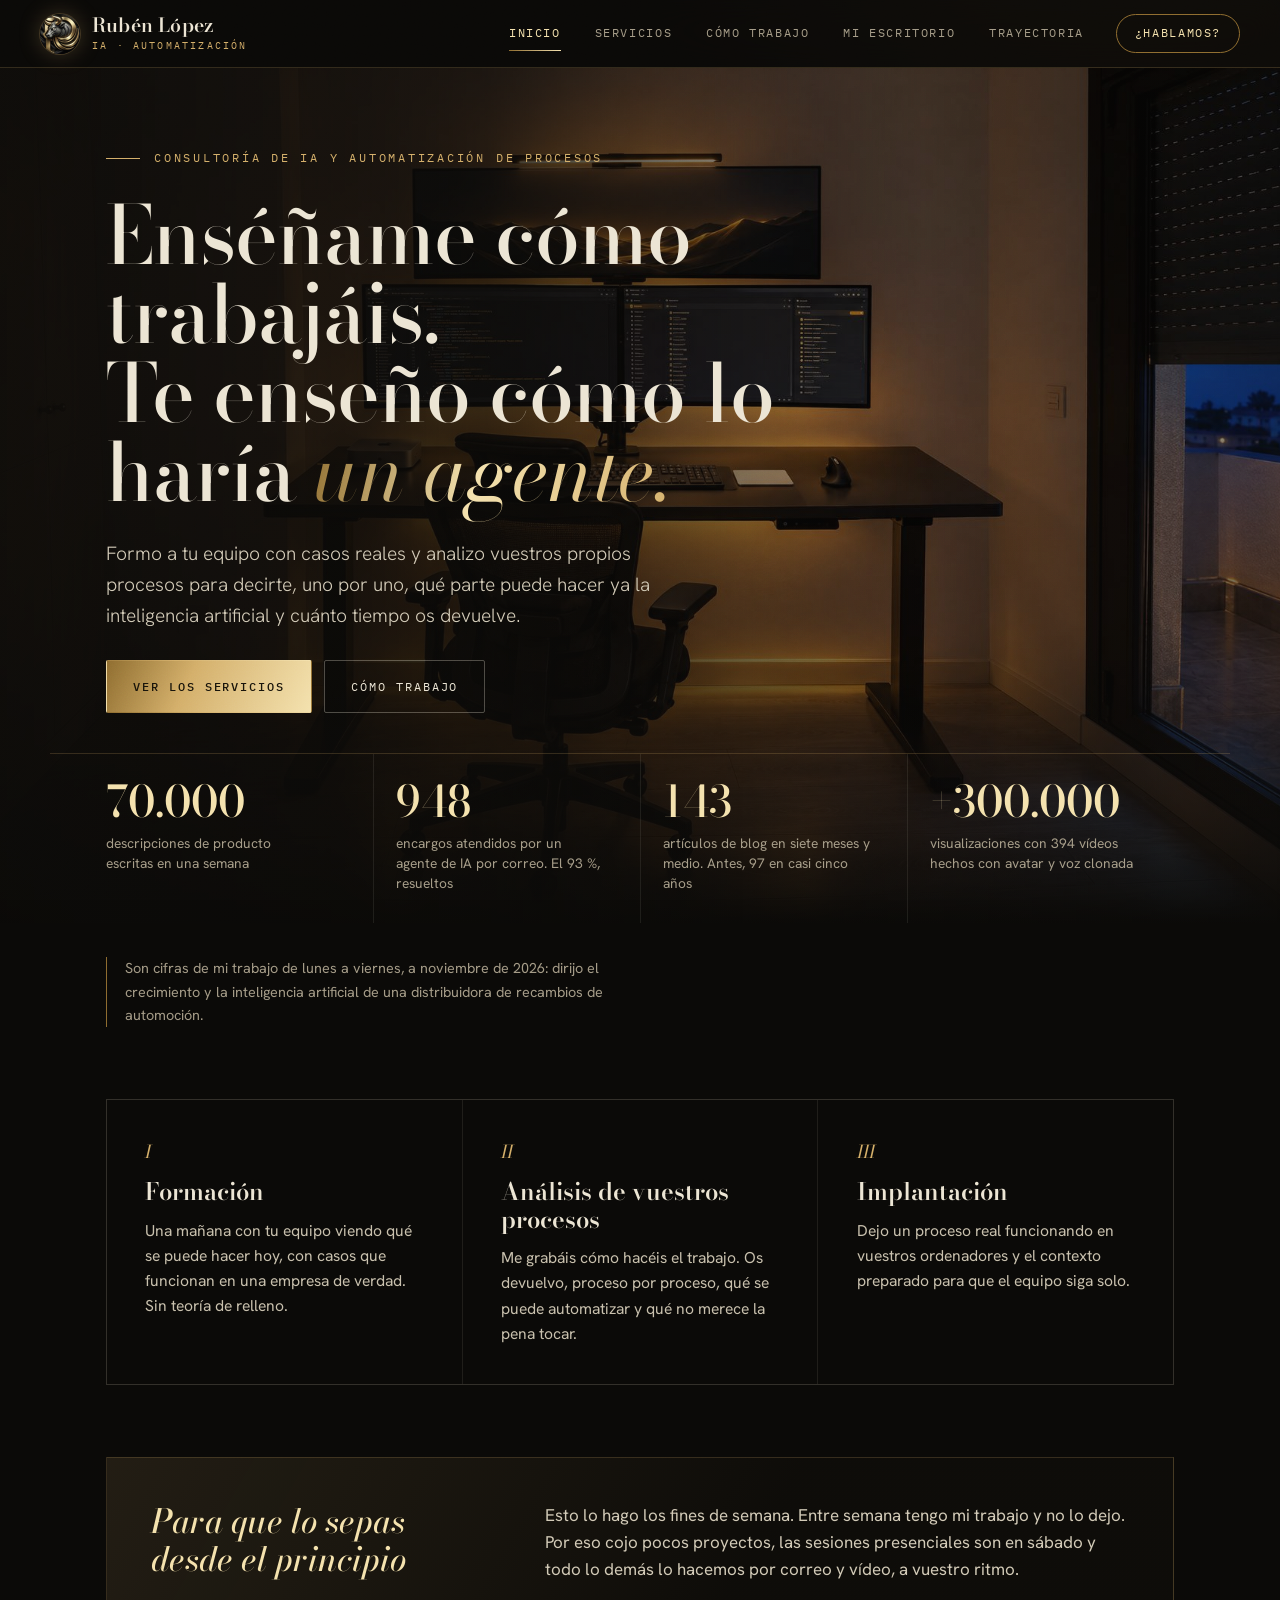
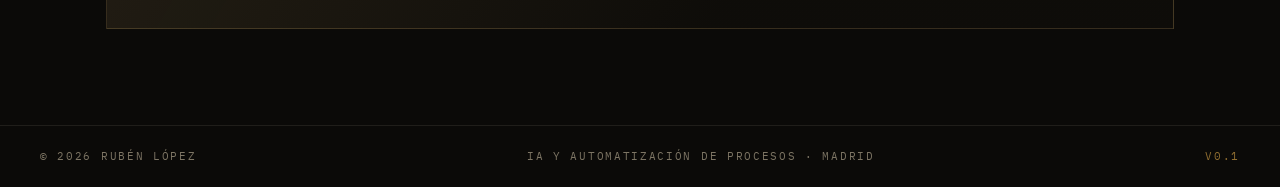
<file: index.html>
<!doctype html>
<html lang="es">
<head>
<meta charset="utf-8">
<meta name="viewport" content="width=device-width, initial-scale=1">
<meta name="robots" content="noindex, nofollow">
<title>Rubén López · IA y automatización de procesos</title>
<meta name="description" content="Formación y automatización con inteligencia artificial para empresas. Enséñame cómo trabajáis y te enseño cómo lo haría un agente.">
<meta name="theme-color" content="#0b0a08">
<link rel="icon" type="image/png" href="assets/favicon.png">
<link rel="apple-touch-icon" href="assets/apple-touch-icon.png">
<link rel="preconnect" href="https://fonts.googleapis.com">
<link rel="preconnect" href="https://fonts.gstatic.com" crossorigin>
<link href="https://fonts.googleapis.com/css2?family=Bodoni+Moda:ital,opsz,wght@0,6..96,400..700;1,6..96,400..700&family=Hanken+Grotesk:wght@300..700&family=IBM+Plex+Mono:wght@400;500&display=swap" rel="stylesheet">
<link rel="stylesheet" href="assets/estilo.css">
<script>document.documentElement.classList.add('js')</script>
</head>
<body>

<header class="barra">
  <a class="marca" href="#inicio" aria-label="Rubén López, inicio">
    <img src="assets/emblema.jpg" alt="" width="40" height="40">
    <span class="marca__txt">
      <strong>Rubén López</strong>
      <small>IA · Automatización</small>
    </span>
  </a>
  <nav class="pestanas" aria-label="Secciones">
    <a href="#inicio">Inicio</a>
    <a href="#servicios">Servicios</a>
    <a href="#como-trabajo">Cómo trabajo</a>
    <a href="#escritorio">Mi escritorio</a>
    <a href="#trayectoria">Trayectoria</a>
    <a href="#hablamos" class="pestanas__cta">¿Hablamos?</a>
  </nav>
</header>

<main>

<!-- ============================ INICIO ============================ -->
<section class="panel" id="inicio" data-titulo="Rubén López · IA y automatización de procesos">
  <div class="portada">
    <picture class="portada__fondo">
      <source media="(max-width: 700px)" srcset="assets/despacho-noche-900.jpg">
      <img src="assets/despacho-noche.jpg" alt="" width="2000" height="1131">
    </picture>
    <div class="portada__velo"></div>

    <div class="portada__cuerpo ancho">
      <p class="sello sube" style="--i:0">Consultoría de IA y automatización de procesos</p>
      <h1 class="sube" style="--i:1">
        Enséñame cómo trabajáis.<br>
        Te enseño cómo lo haría <em>un agente.</em>
      </h1>
      <p class="entrada sube" style="--i:2">
        Formo a tu equipo con casos reales y analizo vuestros propios procesos
        para decirte, uno por uno, qué parte puede hacer ya la inteligencia artificial
        y cuánto tiempo os devuelve.
      </p>
      <div class="acciones sube" style="--i:3">
        <a class="boton boton--oro" href="#servicios">Ver los servicios</a>
        <a class="boton" href="#como-trabajo">Cómo trabajo</a>
      </div>
    </div>

    <dl class="cifras ancho sube" style="--i:4">
      <div><dt>70.000</dt><dd>descripciones de producto escritas en una semana</dd></div>
      <div><dt>948</dt><dd>encargos atendidos por un agente de IA por correo. El 93 %, resueltos</dd></div>
      <div><dt>143</dt><dd>artículos de blog en siete meses y medio. Antes, 97 en casi cinco años</dd></div>
      <div><dt>+300.000</dt><dd>visualizaciones con 394 vídeos hechos con avatar y voz clonada</dd></div>
    </dl>
  </div>

  <div class="ancho bloque">
    <p class="nota-cifras">
      Son cifras de mi trabajo de lunes a viernes, a noviembre de 2026: dirijo el crecimiento
      y la inteligencia artificial de una distribuidora de recambios de automoción.
    </p>

    <div class="trio">
      <article>
        <span class="num">I</span>
        <h3>Formación</h3>
        <p>Una mañana con tu equipo viendo qué se puede hacer hoy, con casos que funcionan en una empresa de verdad. Sin teoría de relleno.</p>
      </article>
      <article>
        <span class="num">II</span>
        <h3>Análisis de vuestros procesos</h3>
        <p>Me grabáis cómo hacéis el trabajo. Os devuelvo, proceso por proceso, qué se puede automatizar y qué no merece la pena tocar.</p>
      </article>
      <article>
        <span class="num">III</span>
        <h3>Implantación</h3>
        <p>Dejo un proceso real funcionando en vuestros ordenadores y el contexto preparado para que el equipo siga solo.</p>
      </article>
    </div>

    <aside class="aviso">
      <h3>Para que lo sepas desde el principio</h3>
      <p>
        Esto lo hago los fines de semana. Entre semana tengo mi trabajo y no lo dejo.
        Por eso cojo pocos proyectos, las sesiones presenciales son en sábado
        y todo lo demás lo hacemos por correo y vídeo, a vuestro ritmo.
      </p>
    </aside>
  </div>
</section>

<!-- ============================ SERVICIOS ============================ -->
<section class="panel" id="servicios" data-titulo="Servicios · Rubén López">
  <div class="ancho bloque">
    <header class="cabecera">
      <p class="sello sube" style="--i:0">Servicios</p>
      <h2 class="sube" style="--i:1">Cuatro maneras de trabajar juntos. <em>De menos a más a medida.</em></h2>
      <p class="entrada sube" style="--i:2">
        Cuanto más me enseñéis de cómo trabajáis, más concreto es lo que os lleváis.
        Cada nivel incluye el anterior.
      </p>
    </header>

    <ol class="escalera">
      <li class="servicio sube" style="--i:3">
        <div class="servicio__num">01</div>
        <div class="servicio__cuerpo">
          <h3>La formación</h3>
          <p class="servicio__lema">Qué puede hacer hoy la IA en una empresa como la tuya.</p>
          <p>
            Una mañana completa con tu equipo. Enseño casos reales que ya funcionan:
            un blog que se escribe solo y lo revisa un experto, un canal de vídeo con avatar,
            un panel que junta ocho fuentes de datos, la revisión de facturas de proveedor
            y un agente que atiende por correo a toda una plantilla.
          </p>
          <div class="tres">
            <div><h4>Incluye</h4><ul><li>6 horas, de 8:00 a 14:00, con descanso</li><li>Casos en vídeo, no diapositivas de teoría</li><li>Turno de preguntas sobre vuestro negocio</li></ul></div>
            <div><h4>Tú pones</h4><ul><li>Una sala con pantalla</li><li>A las personas que quieras que lo vean</li></ul></div>
            <div><h4>Os lleváis</h4><ul><li>La presentación completa</li><li>Una idea clara de por dónde empezar</li></ul></div>
          </div>
        </div>
        <p class="servicio__marca">Una mañana</p>
      </li>

      <li class="servicio sube" style="--i:4">
        <div class="servicio__num">02</div>
        <div class="servicio__cuerpo">
          <h3>La formación con vuestros procesos</h3>
          <p class="servicio__lema">La misma mañana, pero la mitad va de vosotros.</p>
          <p>
            Antes de la sesión subís a una carpeta vídeos de pantalla de vuestros procesos:
            contabilidad, compras, pedidos, lo que más tiempo os quite. Los analizo con IA
            y en la formación vemos, uno por uno, qué ha entendido y qué parte se puede automatizar.
          </p>
          <div class="tres">
            <div><h4>Incluye</h4><ul><li>Todo lo del nivel 01</li><li>Análisis de hasta 10 vídeos de procesos</li><li>Un vídeo corto por proceso con el resultado</li></ul></div>
            <div><h4>Tú pones</h4><ul><li>Los vídeos, de principio a fin y en una sola pantalla</li><li>Unas líneas por vídeo: qué proceso es, por qué importa y cuánto se tarda</li></ul></div>
            <div><h4>Os lleváis</h4><ul><li>Un mapa de qué automatizar primero</li><li>El tiempo que ahorraría cada proceso</li></ul></div>
          </div>
        </div>
        <p class="servicio__marca">Una mañana + análisis previo</p>
      </li>

      <li class="servicio servicio--estrella sube" style="--i:5">
        <div class="servicio__num">03</div>
        <div class="servicio__cuerpo">
          <h3>La implantación a medida</h3>
          <p class="servicio__lema">Salgo de vuestra oficina con un proceso funcionando.</p>
          <p>
            Después de ver vuestros vídeos os mando otro con lo que ha entendido la IA
            y entre 15 y 20 preguntas. Con vuestras respuestas preparo el contexto de trabajo
            de cada puesto: una carpeta lista para que el asistente sepa cómo trabajáis,
            con qué programas y con qué reglas. Luego vamos dos mañanas:
            una para la formación y otra para dejar un proceso real en marcha.
          </p>
          <div class="tres">
            <div><h4>Incluye</h4><ul><li>Todo lo del nivel 02</li><li>Ronda de preguntas y validación por correo</li><li>Segunda mañana, de 4 a 5 horas, implantando</li></ul></div>
            <div><h4>Tú pones</h4><ul><li>Respuestas detalladas: el trabajo es de los dos</li><li>A la persona que hace ese proceso, sentada conmigo</li></ul></div>
            <div><h4>Os lleváis</h4><ul><li>El contexto de trabajo de cada puesto, listo para usar</li><li>Un proceso automatizado o agilizado de verdad</li></ul></div>
          </div>
          <p class="garantia">Una parte del precio se paga solo cuando ese proceso queda funcionando.</p>
        </div>
        <p class="servicio__marca">Dos mañanas + trabajo previo</p>
      </li>

      <li class="servicio sube" style="--i:6">
        <div class="servicio__num">04</div>
        <div class="servicio__cuerpo">
          <h3>La memoria de la empresa</h3>
          <p class="servicio__lema">Todo lo que sabe hacer tu empresa, escrito y ordenado.</p>
          <p>
            Con los vídeos de todos los departamentos preparo guías paso a paso de cómo se hace
            cada trabajo a mano y una base de conocimiento que se puede consultar.
            Sirve para dos cosas: que quien entra nuevo aprenda sin depender de nadie,
            y que el día que la IA falle sepáis hacerlo igual.
          </p>
          <div class="tres">
            <div><h4>Incluye</h4><ul><li>Todo lo del nivel 03</li><li>Guías por departamento, o por persona</li><li>Base de conocimiento de toda la empresa</li></ul></div>
            <div><h4>Tú pones</h4><ul><li>Vídeos de cada departamento</li><li>Una persona de contacto por área</li></ul></div>
            <div><h4>Os lleváis</h4><ul><li>El manual de la empresa, al día</li><li>La base para automatizar lo siguiente sin empezar de cero</li></ul></div>
          </div>
        </div>
        <p class="servicio__marca">Proyecto completo</p>
      </li>
    </ol>

    <div class="extra sube" style="--i:7">
      <div>
        <p class="sello">Se puede añadir a cualquiera</p>
        <h3>Un sábado en tu empresa</h3>
        <p>
          Me siento cuatro o cinco horas con una persona del departamento y hacemos su proceso juntos,
          de principio a fin. Es la forma más rápida de que alguien pase de mirar a usarlo.
        </p>
      </div>
      <a class="boton boton--oro" href="#hablamos">Pedir precio</a>
    </div>

    <p class="pie-seccion">
      El precio depende del tamaño de la empresa y de cuántos procesos entren.
      Te lo paso cerrado y por escrito antes de empezar.
    </p>
  </div>
</section>

<!-- ============================ CÓMO TRABAJO ============================ -->
<section class="panel" id="como-trabajo" data-titulo="Cómo trabajo · Rubén López">
  <div class="ancho bloque">
    <header class="cabecera">
      <p class="sello sube" style="--i:0">Cómo trabajo</p>
      <h2 class="sube" style="--i:1">Primero entender. <em>Después automatizar.</em></h2>
      <p class="entrada sube" style="--i:2">
        No llego con una herramienta buscando dónde meterla. Miro cómo trabajáis de verdad
        y decido con vosotros qué merece la pena.
      </p>
    </header>

    <ol class="pasos">
      <li class="sube" style="--i:3">
        <span class="pasos__n">1</span>
        <h3>Me grabáis</h3>
        <p>Cada persona graba su pantalla mientras hace su proceso, de principio a fin, y lo sube a una carpeta que os paso.</p>
      </li>
      <li class="sube" style="--i:4">
        <span class="pasos__n">2</span>
        <h3>La IA lo estudia</h3>
        <p>Analizo cada vídeo y saco el proceso paso a paso: qué programas se usan, qué reglas se aplican y dónde se va el tiempo.</p>
      </li>
      <li class="sube" style="--i:5">
        <span class="pasos__n">3</span>
        <h3>Os pregunto</h3>
        <p>Os mando un vídeo con lo que se ha entendido y las dudas que quedan. Vosotros corregís y contestáis.</p>
      </li>
      <li class="sube" style="--i:6">
        <span class="pasos__n">4</span>
        <h3>Os lo enseño</h3>
        <p>En la formación veis vuestros propios casos: cómo quedaría cada proceso y cuánto tiempo ahorra.</p>
      </li>
      <li class="sube" style="--i:7">
        <span class="pasos__n">5</span>
        <h3>Lo dejamos andando</h3>
        <p>Instalamos el contexto en vuestros ordenadores y ponemos un proceso en marcha con la persona que lo hace.</p>
      </li>
    </ol>

    <div class="principios">
      <article class="sube" style="--i:8">
        <h3>El trabajo es de los dos</h3>
        <p>Cuanto mejor me contestéis, mejor sale. Si nadie de la empresa se implica, prefiero decirte que no.</p>
      </article>
      <article class="sube" style="--i:9">
        <h3>La persona decide</h3>
        <p>El agente prepara, propone y hace lo repetitivo. Lo que mueve dinero o compromete a la empresa lo sigue validando una persona.</p>
      </article>
      <article class="sube" style="--i:10">
        <h3>Siempre queda el camino a mano</h3>
        <p>Cada proceso que se automatiza se documenta también sin IA. Si un día el servicio se cae, el trabajo no se para.</p>
      </article>
      <article class="sube" style="--i:11">
        <h3>Lo que me enseñáis no sale de aquí</h3>
        <p>Los vídeos y los datos se usan solo para vuestro proyecto. Firmamos confidencialidad antes de que subáis nada.</p>
      </article>
    </div>
  </div>
</section>

<!-- ============================ MI ESCRITORIO ============================ -->
<section class="panel" id="escritorio" data-titulo="Mi escritorio · Rubén López">
  <div class="ancho bloque">
    <header class="cabecera">
      <p class="sello sube" style="--i:0">Mi escritorio</p>
      <h2 class="sube" style="--i:1">Desde aquí <em>dirijo a los agentes.</em></h2>
      <p class="entrada sube" style="--i:2">
        Creo que dentro de muy poco cada persona será un director de orquesta:
        varios agentes trabajando a la vez y alguien con criterio decidiendo. Este es mi atril.
      </p>
    </header>

    <div class="galeria sube" style="--i:3">
      <figure class="galeria__grande">
        <img src="assets/despacho-noche.jpg" alt="Escritorio negro elevable con tres pantallas y luz cálida, de noche" width="2000" height="1131" loading="lazy">
      </figure>
      <figure>
        <img src="assets/despacho-dia.jpg" alt="El mismo escritorio de día, con tres pantallas y un Mac mini" width="1600" height="905" loading="lazy">
      </figure>
      <figcaption>Así es el despacho: imágenes generadas con IA a partir de fotos reales del cuarto. Las fotos de verdad, en cuanto termine de montarlo.</figcaption>
    </div>

    <div class="equipo">
      <div class="sube" style="--i:4">
        <h3>La mesa</h3>
        <ul class="lista">
          <li><strong>Mac mini</strong><span>El ordenador que trabaja mientras yo no estoy</span></li>
          <li><strong>Tres pantallas</strong><span>Una ultrapanorámica de 40" y dos de 27": un agente en cada una</span></li>
          <li><strong>Mesa elevable</strong><span>De pie o sentado, 160 × 80 cm</span></li>
          <li><strong>Portátil</strong><span>Para seguir a los agentes desde cualquier sitio</span></li>
          <li><strong>Luz y cámara</strong><span>Para grabar los vídeos y las formaciones</span></li>
        </ul>
      </div>
      <div class="sube" style="--i:5">
        <h3>Las herramientas</h3>
        <ul class="lista">
          <li><strong>Agentes que ejecutan</strong><span>Claude Code: no solo contesta, hace el trabajo en el ordenador</span></li>
          <li><strong>El navegador como manos</strong><span>El agente entra en vuestras webs y programas como lo haría una persona</span></li>
          <li><strong>Conectores</strong><span>Correo, documentos, hojas de cálculo y calendario</span></li>
          <li><strong>Grabadora con IA</strong><span>Todas mis reuniones quedan transcritas: no se pierde ni una decisión</span></li>
          <li><strong>Vídeo y voz</strong><span>Avatar y voz clonada para explicar las cosas en vídeo, a escala</span></li>
        </ul>
      </div>
    </div>
  </div>
</section>

<!-- ============================ TRAYECTORIA ============================ -->
<section class="panel" id="trayectoria" data-titulo="Trayectoria · Rubén López">
  <div class="ancho bloque">
    <header class="cabecera">
      <p class="sello sube" style="--i:0">Trayectoria</p>
      <h2 class="sube" style="--i:1">Empecé automatizando <em>mi propio trabajo.</em></h2>
      <p class="entrada sube" style="--i:2">
        Entré a hacer SEO en una distribuidora de recambios. Me aburría repetir lo mismo,
        así que enseñé a una máquina a hacerlo. Después vino el resto de la empresa.
      </p>
    </header>

    <ol class="linea">
      <li class="sube" style="--i:3">
        <time>Antes</time>
        <div><h3>Marketing y mercados</h3>
        <p>Grado superior en la Cámara de Comercio de Madrid y Marketing en ESIC, trabajando a la vez. Por mi cuenta aprendí cómo funcionan los mercados financieros, y de ahí saqué mi forma de decidir: pensar en probabilidades.</p></div>
      </li>
      <li class="sube" style="--i:4">
        <time>30 nov 2022</time>
        <div><h3>Seis horas hablando con ChatGPT</h3>
        <p>El día que salió me pasé seis horas con él. A la mañana siguiente lo propuse en la empresa. La primera cuenta fue solo para marketing; cuando pudo analizar un Excel, la pidieron los demás departamentos.</p></div>
      </li>
      <li class="sube" style="--i:5">
        <time>2023 – 2024</time>
        <div><h3>La diapositiva que me pidieron quitar</h3>
        <p>En una presentación puse que en el futuro cada persona dirigiría varios agentes desde un chat. Me dijeron que la quitara por futurista. La dejé.</p></div>
      </li>
      <li class="sube" style="--i:6">
        <time>2026</time>
        <div><h3>Mi trabajo, automatizado</h3>
        <p>El blog, las 70.000 descripciones de producto, el canal de vídeo con mi avatar y mi voz, y el panel que lo mide todo. El trabajo de contenidos de dos personas, funcionando solo y revisado por expertos.</p></div>
      </li>
      <li class="sube" style="--i:7">
        <time>2026</time>
        <div><h3>Un agente para toda la empresa</h3>
        <p>Monté un agente al que cualquier compañero le escribe un correo y recibe el trabajo hecho. En cinco meses, 49 personas le han hecho 948 encargos.</p></div>
      </li>
      <li class="sube" style="--i:8">
        <time>Hoy</time>
        <div><h3>Departamento a departamento</h3>
        <p>Dirijo el crecimiento y la IA de la empresa: las normas de uso, la formación de la plantilla y de la dirección, y el plan para llevar los agentes a cada departamento. También doy charlas a otras empresas.</p></div>
      </li>
    </ol>

    <div class="ideas">
      <article class="sube" style="--i:9"><span class="num">I</span><h3>Pensar en probabilidades</h3><p>Ninguna automatización es segura al cien por cien. Se decide como en los mercados: qué gano si sale bien, qué pierdo si sale mal.</p></article>
      <article class="sube" style="--i:10"><span class="num">II</span><h3>Seguir el dinero</h3><p>Las mayores empresas del mundo están poniendo ahí su inversión. No es una moda que vaya a pasar.</p></article>
      <article class="sube" style="--i:11"><span class="num">III</span><h3>Interés compuesto</h3><p>Lo que la IA sabe hacer sola se duplica cada pocos meses. Quien empieza antes acumula ventaja.</p></article>
    </div>

    <aside class="proximamente sube" style="--i:12">
      <p class="sello">En preparación</p>
      <h3>Mi historia y cada servicio, en vídeo</h3>
      <p>Estoy grabando un vídeo con mi trayectoria y otro corto por cada servicio. Irán aquí.</p>
    </aside>
  </div>
</section>

<!-- ============================ HABLAMOS ============================ -->
<section class="panel" id="hablamos" data-titulo="¿Hablamos? · Rubén López">
  <div class="ancho bloque contacto">
    <img class="contacto__emblema sube" style="--i:0" src="assets/emblema.jpg" alt="Logo de Rubén López: una R dorada con cabeza de toro" width="320" height="320" loading="lazy">
    <div>
      <p class="sello sube" style="--i:1">Contacto</p>
      <h2 class="sube" style="--i:2">¿Hablamos?</h2>
      <p class="entrada sube" style="--i:3">
        Si estás leyendo esto es porque te he pasado yo el enlace.
        Contéstame por donde te lo envié con estas tres cosas y te digo
        qué opción encaja mejor y cuánto cuesta.
      </p>
      <ol class="tres-cosas sube" style="--i:4">
        <li>A qué se dedica tu empresa y cuántas personas sois.</li>
        <li>Qué programas usáis cada día.</li>
        <li>Qué proceso os quita más tiempo.</li>
      </ol>
      <div class="acciones sube" style="--i:5">
        <a class="boton boton--oro" href="precios/">Ya tengo la contraseña de precios</a>
        <a class="boton" href="#servicios">Volver a los servicios</a>
      </div>
    </div>
  </div>
</section>

</main>

<footer class="pie">
  <span>© 2026 Rubén López</span>
  <span>IA y automatización de procesos · Madrid</span>
  <span class="pie__v">v0.1</span>
</footer>

<script>
(() => {
  const paneles = [...document.querySelectorAll('.panel')];
  const enlaces = [...document.querySelectorAll('.pestanas a')];
  const ids = paneles.map(p => p.id);
  function mostrar() {
    const id = ids.includes(location.hash.slice(1)) ? location.hash.slice(1) : 'inicio';
    paneles.forEach(p => { p.hidden = p.id !== id; });
    enlaces.forEach(a => {
      const activo = a.getAttribute('href') === '#' + id;
      a.toggleAttribute('aria-current', activo);
      if (activo) a.scrollIntoView({ block: 'nearest', inline: 'center' });
    });
    const panel = document.getElementById(id);
    document.title = panel.dataset.titulo;
    document.body.dataset.panel = id;
    window.scrollTo(0, 0);
  }
  addEventListener('hashchange', mostrar);
  mostrar();
})();
</script>
</body>
</html>
</file>
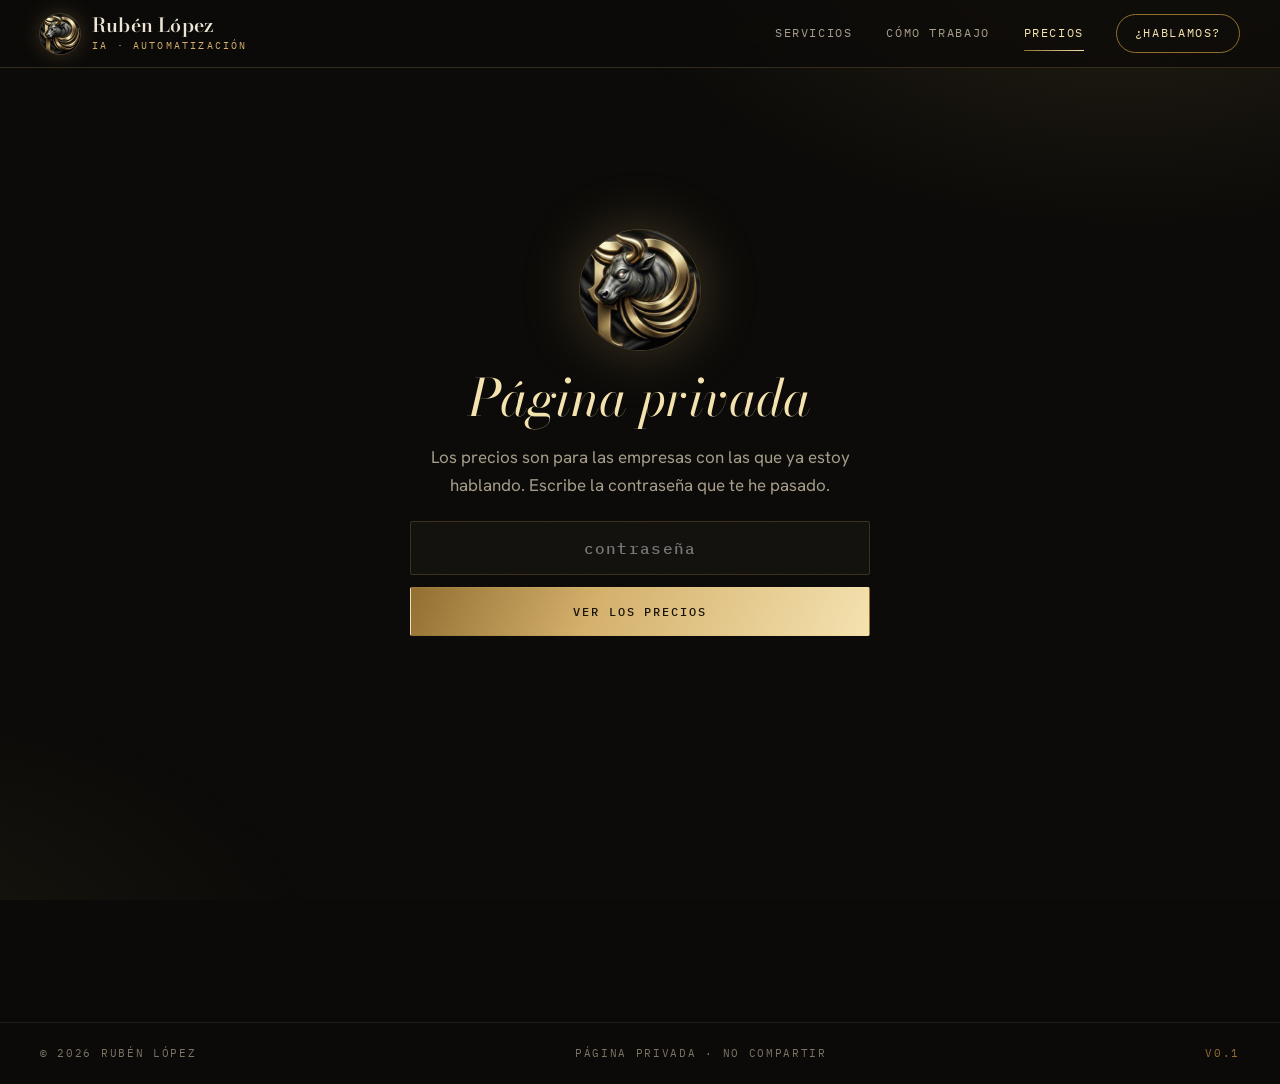
<file: precios/index.html>
<!doctype html>
<html lang="es">
<head>
<meta charset="utf-8">
<meta name="viewport" content="width=device-width, initial-scale=1">
<meta name="robots" content="noindex, nofollow">
<title>Precios · Rubén López</title>
<meta name="theme-color" content="#0b0a08">
<link rel="icon" type="image/png" href="../assets/favicon.png">
<link rel="preconnect" href="https://fonts.googleapis.com">
<link rel="preconnect" href="https://fonts.gstatic.com" crossorigin>
<link href="https://fonts.googleapis.com/css2?family=Bodoni+Moda:ital,opsz,wght@0,6..96,400..700;1,6..96,400..700&family=Hanken+Grotesk:wght@300..700&family=IBM+Plex+Mono:wght@400;500&display=swap" rel="stylesheet">
<link rel="stylesheet" href="../assets/estilo.css">
</head>
<body>
<header class="barra">
  <a class="marca" href="../" aria-label="Rubén López, inicio">
    <img src="../assets/emblema.jpg" alt="" width="40" height="40">
    <span class="marca__txt"><strong>Rubén López</strong><small>IA · Automatización</small></span>
  </a>
  <nav class="pestanas" aria-label="Secciones">
    <a href="../#servicios">Servicios</a>
    <a href="../#como-trabajo">Cómo trabajo</a>
    <a href="./" aria-current="page">Precios</a>
    <a href="../#hablamos" class="pestanas__cta">¿Hablamos?</a>
  </nav>
</header>
<main>
  <section class="candado ancho" id="candado">
    <div class="candado__caja">
      <img src="../assets/emblema.jpg" alt="" width="120" height="120">
      <h1>Página privada</h1>
      <p>Los precios son para las empresas con las que ya estoy hablando. Escribe la contraseña que te he pasado.</p>
      <form id="formulario" autocomplete="off">
        <input id="clave" type="password" placeholder="contraseña" aria-label="Contraseña" autocapitalize="none" spellcheck="false" required>
        <button class="boton boton--oro" type="submit">Ver los precios</button>
        <p class="candado__error" id="error" role="alert"></p>
      </form>
    </div>
  </section>
  <section class="ancho bloque precios" id="contenido" hidden></section>
</main>
<footer class="pie"><span>© 2026 Rubén López</span><span>Página privada · no compartir</span><span class="pie__v">v0.1</span></footer>
<script>
(() => {
  const paquete = {"v": 310000, "s": "AiZ3iTPe9p8vNhBMl9Lxhw==", "n": "7tpKBos8I9/orvHo", "d": "Nh5wQUPrRiiE84yAIxG9JMn0Uwvz3LpkeDK5SD+jqN9SCU/Z5X89tgOW48muMqE8zSTVYF7ILyd6mbSHdCVUUanmmdJRRcwekxXzw2HYtbKYlWKJ/M5GSRNkc5xX18TsiMawATxmxTB/I3iEX8dEKKUIbgAQdAK/3rwHYZeyEa4h5hMWy0BB5E9d5S9Z1fh0e7No+rk2QghP7Mn9tI05+uocHoJQgvOGicpueiNF6STJSjCImCdyvBdchoeMPBSgug2HYsg8EJRH6w4uGrpSJ4GfS5w5wdG8fhSVM5kapZHpuJ9pIvwUa6/3/6u+nptuLqu4em7EsnZ4vIRLVo9GnnwRUnaHh6+p/nW2MUzJnnLHHUHeZCsTYIygtE8JEaJJQ582Y6mi6vIolNdi5KlPt9cPDL9L9NzY0ivgjlCyiOX6fx9f/F1IeHa9KK//O8RYTppBHHbLQTL8BP94ziy35vWgQdCVAOXbt7sDzKt0GHhEXiJHVNHii1R2cyXw0xOP4jcR6efIsJuNLhxUO86qXAPutrvv1Slv8Vl4Bn1W3gWJu62RrORNTG8F/5iAQBpXTDCeQ4tkuBmqpdf4iut4DKQrIOw/Tm4rHxCYfBu8L+r+MqCwiGGI/HhNIGk5iIlm9XLFGIKCu98Nsw0UWItKgfygIb6Ve0vSGfRXPy/F9cwtMjGB8SeWmTAMk+nd+2L7bHvqh5d46v0sHL0/Vdp9bnQHSPU9PCl/bIXhp/ZqkOM7jcZuFAb3cvs2VOF8woVffNwuCK0jOe7GE5ftBPk6QkARaaSHN2IfD3hmdNfRylRXP1FGFAYhwrlnCDw2XjBa7n+cfHVttE1fSi02Ag1ay87S3szwGpi/KI1W4ZbvpskAnA/GonuxCIdw2hl5VDZYVbCUVFiFmS/VKitcDl890Ptuh0qV0Ia64UxkBljsGe9qm0Uga+irZODVAi/RgEfCZrVr8ic2jdryRaPgwVp9tgZae2heLbTUGeNm4ECYRpCOmjjVLFAnRJS6JJgxW3F1idFhZyjHrZ2wnGIi+xqiycPbNPFDTe7Pz3rET4474FJW2xk4f529taRAJYdIhEq4EJIs5Kjap0V6cVEPLB79LnkOQYYrYHMukg7Lhw6kXJvDOxNH35FfFFe29dGoidfjeU/fufkzlLgu+RaLhRdEy8WgW1IyWQeBxnzO/lOVk9YTHifFhZy6aEeUywg3ZY2hdUlOKvtRjD6JnBPaG2cHkHpYDvrparcp/tKWDw08Ps8PPAqixzND/0Dm1X2DUxYSnQYezYezUkmlGScTFXvTgcdfl3cbBC0bH11nfUpb/l1AzvQuln19j95XByoLIF9zvW1CtCVwi1Wu8d5SCK9vKqNM0BtORWeMSS4su3MGYdTehYb9IJZ5AaB6KOt34zZaRAcO5PssIlksb1kACq3RBqCNZrD5ICaZG6SfIvXi63vqPwC0DE3NYicgY9DpoCEEIPPdGmJogQ9/xFzThRzuKwyEtYGQ4w0nlON8x/qtrmAkqFU9CU3Yz/TTdwvKzbE/6EMUnrpThvLN3HU3c+ZF1iaNVh1Gup1IvBUfaWvTVxSbUgHBUZSlFk8yvam/plvbPIUBWp0M/ctHarGfLZMavgzz8u1z/rFVRih0f2zLXkG8PJdYLABwLM3eIT33+BDEWaxG7lFejEFPxwPT/3DyPs3Oon6xoUztmqYg5bN3oICOHNyFhjF6QEa0URSZF+1pf76DWqumRqAlpJQtpVxCl2748mU10ZgpgSS4N5lyrwiyZtUuAtt/z7OnaZFzMJ/z02KkcR5O+xV7ACwEAoyqWcFgjs8747C+LOgJ0uJhhJna4BvphimAXZNAe4SDyEufajV5TJyqpS3yDnJWXCYEv9xINtdQM5aPza+PGefBfRCDhMrfx2oH7p5VpScl2SP9t2Qu3cXfZblvnctVm8j0tgZJNDt9g7p134PmFyHOwlDfoNkcmH/pkvcy4odP9SgKO21K1ia3Zlgx5+R7eyJb+i8/ADem1gVGhRt6Jg2kL4exVGsLUllwqVQ/3KwLXtZjzyLISgfTahmrSvy3GCVAPAmuvWcAUBWKrfAFzySS/jKaIFYXoRYtZFr7dqvPleI4o05ALjwfw4BvG7b6mwSg5PPKEnpPUzKC9E1V/W8k2Bbhwf/M9MrN/uStFCqzrvVMJSOcYMDuOtY9aXUgeS1tFwNq+mCN58jLtQu/fmbaNQ19tJ5JfeWqWpyDakQb+BhWtrP59nXuvo5ayNTo2QuqHOEr0G6euMdxhfFZtUiaznNQB5OY7BL8XEBLfyjELPFjBt/VO2bCmCVfplcy/xtoEvBAJLDx4TDLz2TJjFeiKFIejF/XdsbavPqfTlcISYaMklFXuDuYa3EAaA3xTr+EpZXcF+SoEKzvreplsH27EGyjxmzOt/24xC5ucLfKEvlrNzU3hfmpSPl5+nxLsK7H40tRHYuV9ooRa9tp2Up+blbY8pW310U4XwpdU60BIX12fPY9mqr+e//lYP4irB/2m9HNoEAnRA9GYwU8KneLzYXuVkYMZAJ8SR10YWQIrrh0j2b7EvOV+mnotNQ62nIHwlT++EF8wfYDsPTNwYDTd1LR6iVrV5euhE1OXvgWkwwZf+8sRwNXjarVYFCHAJTzjzOlaFI9lxLrH3l58M0d6QJqEqqdDy/LAilbkldIVokQAdqanoHL3r/aC4cbXDDbmy5XFfmjG58qEnlSc3DUxomizYKh/N6Qvm6yoJTKPoEiLEoMIO6EodNvVnR0DonUdnqfL57pvPP4/1vmZEL2ZGgj4xD2KLq7fH3VNUQnkIK6glUCb14uyhjNZNwEmhaP1707UD4Kz5TPYP1IpNWRSbuQ58ki6Tp/ySKIFmYmutIhrLQRQ8CulFRM9nSvSW4ia/u55jyOzco12QfoI5eD/pzxyRd0TGpEr28="};
  const bytes = t => Uint8Array.from(atob(t), c => c.charCodeAt(0));
  const form = document.getElementById('formulario');
  const error = document.getElementById('error');
  form.addEventListener('submit', async ev => {
    ev.preventDefault();
    error.textContent = '';
    const boton = form.querySelector('button');
    boton.disabled = true; boton.textContent = 'Abriendo…';
    try {
      const clave = document.getElementById('clave').value.trim().toLowerCase();
      const base = await crypto.subtle.importKey('raw', new TextEncoder().encode(clave), 'PBKDF2', false, ['deriveKey']);
      const llave = await crypto.subtle.deriveKey(
        { name: 'PBKDF2', salt: bytes(paquete.s), iterations: paquete.v, hash: 'SHA-256' },
        base, { name: 'AES-GCM', length: 256 }, false, ['decrypt']);
      const claro = await crypto.subtle.decrypt({ name: 'AES-GCM', iv: bytes(paquete.n) }, llave, bytes(paquete.d));
      const destino = document.getElementById('contenido');
      destino.innerHTML = new TextDecoder().decode(claro);
      document.getElementById('candado').hidden = true;
      destino.hidden = false;
      window.scrollTo(0, 0);
    } catch (e) {
      error.textContent = 'Esa contraseña no abre la página. Revísala y prueba otra vez.';
      boton.disabled = false; boton.textContent = 'Ver los precios';
    }
  });
})();
</script>
</body>
</html>
</file>
<file: assets/estilo.css>
/* Rubén López · IA y automatización — negro, oro y serif de alto contraste, como el logo */
:root {
  --tinta: #0b0a08;
  --carbon: #13110d;
  --humo: #1c1913;
  --oro: #d4af6a;
  --oro-claro: #f4e2ae;
  --oro-hondo: #8f6d30;
  --hueso: #ece5d4;
  --apagado: #a59c88;
  --raya: rgba(212, 175, 106, .2);
  --raya-suave: rgba(236, 229, 212, .09);
  --barra: 68px;
  --serif: "Bodoni Moda", "Didot", "Bodoni MT", Georgia, serif;
  --sans: "Hanken Grotesk", "Helvetica Neue", Arial, sans-serif;
  --mono: "IBM Plex Mono", ui-monospace, Menlo, monospace;
}

*, *::before, *::after { box-sizing: border-box; }
html { -webkit-text-size-adjust: 100%; scroll-behavior: smooth; }
body {
  margin: 0;
  background: var(--tinta);
  color: var(--hueso);
  font-family: var(--sans);
  font-size: 1.0625rem;
  line-height: 1.6;
  -webkit-font-smoothing: antialiased;
  min-height: 100vh;
  display: flex;
  flex-direction: column;
}
/* grano y resplandor: que el negro no sea plano */
body::before {
  content: "";
  position: fixed; inset: 0; z-index: 0; pointer-events: none;
  background:
    radial-gradient(60vw 50vh at 88% -8%, rgba(212, 175, 106, .13), transparent 70%),
    radial-gradient(50vw 40vh at -10% 105%, rgba(212, 175, 106, .07), transparent 70%);
}
body::after {
  content: "";
  position: fixed; inset: 0; z-index: 60; pointer-events: none; opacity: .07; mix-blend-mode: overlay;
  background-image: url("data:image/svg+xml,%3Csvg xmlns='http://www.w3.org/2000/svg' width='220' height='220'%3E%3Cfilter id='g'%3E%3CfeTurbulence type='fractalNoise' baseFrequency='.9' numOctaves='2' stitchTiles='stitch'/%3E%3C/filter%3E%3Crect width='100%25' height='100%25' filter='url(%23g)'/%3E%3C/svg%3E");
}
main { position: relative; z-index: 1; flex: 1; padding-top: var(--barra); }
img { max-width: 100%; height: auto; display: block; }
a { color: inherit; }
h1, h2, h3, h4, p, ul, ol, dl, dd, figure { margin: 0; }
ul, ol { padding: 0; list-style: none; }
::selection { background: var(--oro); color: var(--tinta); }
:focus-visible { outline: 2px solid var(--oro-claro); outline-offset: 3px; border-radius: 2px; }

.ancho { width: 100%; max-width: 1180px; margin-inline: auto; padding-inline: clamp(20px, 5vw, 56px); }
.bloque { padding-block: clamp(48px, 8vw, 96px); }

/* ---------- barra y pestañas ---------- */
.barra {
  position: fixed; inset: 0 0 auto 0; z-index: 50;
  height: var(--barra);
  display: flex; align-items: center; justify-content: space-between; gap: 24px;
  padding-inline: clamp(16px, 4vw, 40px);
  background: rgba(11, 10, 8, .78);
  backdrop-filter: blur(14px) saturate(140%);
  -webkit-backdrop-filter: blur(14px) saturate(140%);
  border-bottom: 1px solid var(--raya);
}
.marca { display: flex; align-items: center; gap: 12px; text-decoration: none; flex-shrink: 0; }
.marca img { width: 40px; height: 40px; border-radius: 50%; box-shadow: 0 0 0 1px var(--raya), 0 0 22px rgba(212, 175, 106, .25); }
.marca__txt { display: grid; line-height: 1.1; }
.marca strong { font-family: var(--serif); font-weight: 600; font-size: 1.22rem; letter-spacing: .01em; }
.marca small { font-family: var(--mono); font-size: .62rem; letter-spacing: .22em; text-transform: uppercase; color: var(--oro); margin-top: 4px; }

.pestanas { display: flex; align-items: center; gap: clamp(4px, 1.4vw, 18px); }
.pestanas a {
  position: relative;
  font-family: var(--mono); font-size: .72rem; letter-spacing: .14em; text-transform: uppercase;
  text-decoration: none; white-space: nowrap;
  color: var(--apagado);
  padding: 10px 8px;
  transition: color .25s;
}
.pestanas a::after {
  content: ""; position: absolute; left: 8px; right: 8px; bottom: 2px; height: 1px;
  background: linear-gradient(90deg, var(--oro-hondo), var(--oro-claro));
  transform: scaleX(0); transform-origin: left; transition: transform .35s cubic-bezier(.2, .7, .2, 1);
}
.pestanas a:hover { color: var(--hueso); }
.pestanas a[aria-current] { color: var(--oro-claro); }
.pestanas a[aria-current]::after { transform: scaleX(1); }
.pestanas .pestanas__cta {
  color: var(--oro-claro); border: 1px solid var(--oro-hondo); border-radius: 99px; padding: 9px 18px; margin-left: 6px;
  transition: background .25s, color .25s, border-color .25s;
}
.pestanas .pestanas__cta::after { display: none; }
.pestanas .pestanas__cta:hover, .pestanas .pestanas__cta[aria-current] { background: var(--oro); border-color: var(--oro); color: var(--tinta); }

/* ---------- piezas comunes ---------- */
.js .panel[hidden] { display: none; }
.sello {
  font-family: var(--mono); font-size: .72rem; letter-spacing: .24em; text-transform: uppercase; color: var(--oro);
  display: flex; align-items: center; gap: 14px;
}
.sello::before { content: ""; width: 34px; height: 1px; background: var(--oro); flex-shrink: 0; }
h1, h2 { font-family: var(--serif); font-weight: 500; letter-spacing: -.012em; text-wrap: balance; }
h1 { font-size: clamp(2.5rem, 6.3vw, 5.5rem); line-height: .98; }
h2 { font-size: clamp(2.1rem, 4.8vw, 4rem); line-height: 1.02; }
h1 em, h2 em {
  font-style: italic; font-weight: 400;
  background: linear-gradient(100deg, var(--oro-hondo) 0%, var(--oro-claro) 45%, var(--oro) 100%);
  -webkit-background-clip: text; background-clip: text; color: transparent;
  padding-right: .08em;
}
h3 { font-family: var(--serif); font-weight: 600; font-size: 1.5rem; line-height: 1.15; }
h4 { font-family: var(--mono); font-weight: 500; font-size: .68rem; letter-spacing: .2em; text-transform: uppercase; color: var(--oro); }
.entrada { font-size: clamp(1.08rem, 1.5vw, 1.28rem); font-weight: 300; color: #d3cbb8; max-width: 60ch; }
.cabecera { display: grid; gap: 22px; margin-bottom: clamp(40px, 6vw, 72px); max-width: 920px; }
.num { font-family: var(--serif); font-style: italic; color: var(--oro); font-size: 1.1rem; }

.acciones { display: flex; flex-wrap: wrap; gap: 12px; }
.boton {
  display: inline-flex; align-items: center; gap: 10px;
  font-family: var(--mono); font-size: .76rem; letter-spacing: .16em; text-transform: uppercase; text-decoration: none;
  padding: 16px 26px; border: 1px solid rgba(236, 229, 212, .3); border-radius: 2px; color: var(--hueso);
  background: none; cursor: pointer;
  transition: border-color .25s, background .25s, color .25s, transform .25s;
}
.boton:hover { border-color: var(--oro-claro); color: var(--oro-claro); transform: translateY(-2px); }
.boton--oro { background: linear-gradient(115deg, var(--oro-hondo), var(--oro) 40%, var(--oro-claro)); border-color: transparent; color: #17130a; font-weight: 500; }
.boton--oro:hover { color: #17130a; filter: brightness(1.08); }

@keyframes sube { from { opacity: 0; transform: translateY(22px); } to { opacity: 1; transform: none; } }
.sube { animation: sube .8s cubic-bezier(.2, .7, .2, 1) both; animation-delay: calc(var(--i, 0) * 75ms + 60ms); }
@media (prefers-reduced-motion: reduce) { .sube { animation: none; } html { scroll-behavior: auto; } .boton:hover { transform: none; } }

/* ---------- inicio ---------- */
.portada { position: relative; min-height: calc(100svh - var(--barra)); display: grid; grid-template-rows: 1fr auto; overflow: hidden; }
.portada__fondo, .portada__fondo img { position: absolute; inset: 0; width: 100%; height: 100%; }
.portada__fondo img { object-fit: cover; object-position: 62% 42%; animation: respira 22s ease-in-out infinite alternate; }
@keyframes respira { from { transform: scale(1.02); } to { transform: scale(1.09) translateX(-1%); } }
@media (prefers-reduced-motion: reduce) { .portada__fondo img { animation: none; } }
.portada__velo {
  position: absolute; inset: 0;
  background:
    linear-gradient(90deg, rgba(11, 10, 8, .96) 0%, rgba(11, 10, 8, .82) 38%, rgba(11, 10, 8, .28) 72%, rgba(11, 10, 8, .5) 100%),
    linear-gradient(0deg, var(--tinta) 0%, rgba(11, 10, 8, .2) 34%, rgba(11, 10, 8, 0) 60%);
}
.portada__cuerpo { position: relative; align-self: center; display: grid; gap: 28px; padding-block: clamp(48px, 9vh, 110px) 40px; }
.portada__cuerpo h1 { max-width: 15ch; }
.portada__cuerpo .entrada { max-width: 52ch; }
.cifras { position: relative; display: grid; grid-template-columns: repeat(4, 1fr); border-top: 1px solid var(--raya); }
.cifras > div { padding: 26px 22px 30px 0; }
.cifras > div + div { padding-left: 22px; border-left: 1px solid var(--raya-suave); }
.cifras dt { font-family: var(--serif); font-size: clamp(1.9rem, 3.4vw, 3rem); line-height: 1; color: var(--oro-claro); font-weight: 500; }
.cifras dd { font-size: .86rem; line-height: 1.45; color: var(--apagado); margin-top: 10px; max-width: 26ch; }
.nota-cifras { font-size: .9rem; color: var(--apagado); max-width: 70ch; padding-left: 18px; border-left: 1px solid var(--oro-hondo); }
#inicio .bloque { padding-top: 34px; }

.trio { display: grid; grid-template-columns: repeat(3, 1fr); gap: 1px; background: var(--raya-suave); border: 1px solid var(--raya-suave); margin-top: clamp(44px, 6vw, 72px); }
.trio article { background: var(--tinta); padding: clamp(24px, 3vw, 40px); display: grid; gap: 12px; align-content: start; transition: background .35s; }
.trio article:hover { background: var(--carbon); }
.trio p { color: #c9c1ae; font-size: .98rem; }

.aviso { margin-top: clamp(40px, 6vw, 72px); display: grid; grid-template-columns: minmax(0, 1fr) minmax(0, 1.7fr); gap: clamp(20px, 4vw, 56px); padding: clamp(26px, 4vw, 44px); background: linear-gradient(120deg, rgba(212, 175, 106, .12), rgba(212, 175, 106, .02) 60%); border: 1px solid var(--raya); }
.aviso h3 { font-style: italic; font-weight: 500; font-size: clamp(1.5rem, 2.6vw, 2.1rem); color: var(--oro-claro); }
.aviso p { color: #d3cbb8; }

/* ---------- servicios ---------- */
.escalera { counter-reset: none; border-bottom: 1px solid var(--raya); }
.servicio { display: grid; grid-template-columns: minmax(84px, 150px) minmax(0, 1fr) 28px; gap: clamp(16px, 3vw, 40px); padding-block: clamp(32px, 5vw, 60px); border-top: 1px solid var(--raya); position: relative; }
.servicio__num { font-family: var(--serif); font-size: clamp(3.4rem, 8vw, 7rem); line-height: .8; font-weight: 400; color: transparent; -webkit-text-stroke: 1px var(--oro-hondo); transition: color .4s, -webkit-text-stroke-color .4s; }
.servicio:hover .servicio__num { color: var(--oro); -webkit-text-stroke-color: var(--oro); }
.servicio__cuerpo { display: grid; gap: 16px; }
.servicio__cuerpo h3 { font-size: clamp(1.7rem, 3vw, 2.4rem); font-weight: 500; }
.servicio__lema { font-family: var(--serif); font-style: italic; font-size: 1.22rem; color: var(--oro-claro); }
.servicio__cuerpo > p:not(.servicio__lema):not(.garantia) { color: #cfc7b4; max-width: 68ch; }
.servicio__marca { font-family: var(--mono); font-size: .64rem; letter-spacing: .22em; text-transform: uppercase; color: var(--apagado); writing-mode: vertical-rl; transform: rotate(180deg); justify-self: center; white-space: nowrap; }
.tres { display: grid; grid-template-columns: repeat(3, 1fr); gap: clamp(16px, 2.6vw, 34px); margin-top: 12px; padding-top: 22px; border-top: 1px dashed var(--raya-suave); }
.tres ul { margin-top: 12px; display: grid; gap: 9px; }
.tres li { font-size: .93rem; line-height: 1.45; color: #cfc7b4; padding-left: 18px; position: relative; }
.tres li::before { content: ""; position: absolute; left: 0; top: .62em; width: 8px; height: 1px; background: var(--oro); }
.servicio--estrella { background: linear-gradient(100deg, rgba(212, 175, 106, .1), rgba(212, 175, 106, .015) 70%); margin-inline: calc(clamp(12px, 2vw, 28px) * -1); padding-inline: clamp(12px, 2vw, 28px); box-shadow: inset 2px 0 0 var(--oro); }
.servicio--estrella .servicio__num { color: var(--oro); -webkit-text-stroke-color: var(--oro); }
.garantia { font-family: var(--mono); font-size: .78rem; letter-spacing: .04em; color: var(--oro-claro); padding: 14px 18px; border: 1px solid var(--oro-hondo); width: fit-content; max-width: 100%; }
.extra { margin-top: clamp(36px, 5vw, 60px); display: grid; grid-template-columns: minmax(0, 1fr) auto; align-items: center; gap: 28px; padding: clamp(26px, 4vw, 44px); border: 1px solid var(--raya); background: var(--carbon); }
.extra > div { display: grid; gap: 12px; }
.extra p:not(.sello) { color: #cfc7b4; max-width: 62ch; }
.pie-seccion { margin-top: 30px; color: var(--apagado); font-size: .95rem; max-width: 70ch; }

/* ---------- cómo trabajo ---------- */
.pasos { display: grid; grid-template-columns: repeat(5, 1fr); position: relative; }
.pasos::before { content: ""; position: absolute; left: 22px; right: 22px; top: 22px; height: 1px; background: linear-gradient(90deg, var(--oro), var(--oro-hondo) 80%, transparent); }
.pasos li { position: relative; padding-right: clamp(12px, 2vw, 26px); display: grid; gap: 12px; align-content: start; }
.pasos__n { width: 44px; height: 44px; display: grid; place-items: center; border-radius: 50%; background: var(--tinta); border: 1px solid var(--oro); color: var(--oro-claro); font-family: var(--serif); font-size: 1.25rem; font-style: italic; margin-bottom: 10px; }
.pasos h3 { font-size: 1.32rem; }
.pasos p { font-size: .94rem; color: #cfc7b4; }
.principios { display: grid; grid-template-columns: repeat(2, 1fr); gap: 1px; background: var(--raya-suave); border: 1px solid var(--raya-suave); margin-top: clamp(48px, 7vw, 88px); }
.principios article { background: var(--tinta); padding: clamp(24px, 3.4vw, 44px); display: grid; gap: 10px; }
.principios h3 { font-style: italic; font-weight: 500; color: var(--oro-claro); }
.principios p { color: #cfc7b4; }

/* ---------- escritorio ---------- */
.galeria { display: grid; grid-template-columns: 1.78fr 1fr; gap: 14px; align-items: stretch; }
.galeria figure { overflow: hidden; border: 1px solid var(--raya); background: var(--carbon); }
.galeria img { width: 100%; height: 100%; object-fit: cover; transition: transform 1.2s cubic-bezier(.2, .7, .2, 1); }
.galeria figure:hover img { transform: scale(1.04); }
.galeria figcaption { grid-column: 1 / -1; font-size: .84rem; color: var(--apagado); }
.equipo { display: grid; grid-template-columns: repeat(2, 1fr); gap: clamp(28px, 5vw, 72px); margin-top: clamp(44px, 6vw, 72px); }
.equipo h3 { padding-bottom: 14px; border-bottom: 1px solid var(--oro-hondo); }
.lista li { display: grid; grid-template-columns: minmax(120px, .8fr) minmax(0, 1.5fr); gap: 16px; padding-block: 15px; border-bottom: 1px solid var(--raya-suave); }
.lista strong { font-weight: 500; }
.lista span { color: var(--apagado); font-size: .93rem; }

/* ---------- trayectoria ---------- */
.linea { border-left: 1px solid var(--raya); margin-left: 6px; }
.linea li { display: grid; grid-template-columns: minmax(110px, 170px) minmax(0, 1fr); gap: clamp(14px, 3vw, 40px); padding: 0 0 clamp(28px, 4vw, 44px) clamp(22px, 3vw, 40px); position: relative; }
.linea li::before { content: ""; position: absolute; left: -5px; top: 9px; width: 9px; height: 9px; border-radius: 50%; background: var(--oro); box-shadow: 0 0 0 5px rgba(212, 175, 106, .14); }
.linea time { font-family: var(--mono); font-size: .76rem; letter-spacing: .16em; text-transform: uppercase; color: var(--oro); padding-top: 5px; }
.linea div { display: grid; gap: 8px; }
.linea p { color: #cfc7b4; max-width: 64ch; }
.ideas { display: grid; grid-template-columns: repeat(3, 1fr); gap: clamp(20px, 3vw, 44px); margin-top: clamp(28px, 4vw, 48px); padding-top: clamp(32px, 5vw, 56px); border-top: 1px solid var(--raya); }
.ideas article { display: grid; gap: 10px; align-content: start; }
.ideas p { color: #cfc7b4; font-size: .97rem; }
.proximamente { margin-top: clamp(40px, 6vw, 72px); padding: clamp(26px, 4vw, 44px); border: 1px dashed var(--oro-hondo); display: grid; gap: 12px; }
.proximamente p:not(.sello) { color: var(--apagado); }

/* ---------- hablamos ---------- */
.contacto { display: grid; grid-template-columns: minmax(180px, 320px) minmax(0, 1fr); gap: clamp(28px, 6vw, 84px); align-items: center; min-height: calc(100svh - var(--barra) - 70px); }
.contacto > div { display: grid; gap: 22px; }
.contacto__emblema { border-radius: 50%; box-shadow: 0 0 0 1px var(--raya), 0 0 90px rgba(212, 175, 106, .28); width: 100%; height: auto; }
.contacto h2 { font-size: clamp(3rem, 9vw, 7rem); font-style: italic; font-weight: 400; color: var(--oro-claro); }
.tres-cosas { counter-reset: c; display: grid; gap: 0; border-top: 1px solid var(--raya); max-width: 60ch; }
.tres-cosas li { counter-increment: c; display: grid; grid-template-columns: 44px 1fr; align-items: baseline; padding-block: 14px; border-bottom: 1px solid var(--raya-suave); }
.tres-cosas li::before { content: counter(c, upper-roman); font-family: var(--serif); font-style: italic; color: var(--oro); }

/* ---------- pie ---------- */
.pie { position: relative; z-index: 1; display: flex; flex-wrap: wrap; gap: 8px 28px; justify-content: space-between; padding: 22px clamp(16px, 4vw, 40px); border-top: 1px solid var(--raya-suave); font-family: var(--mono); font-size: .66rem; letter-spacing: .16em; text-transform: uppercase; color: #7d7564; }
.pie__v { color: var(--oro-hondo); }

/* ---------- página privada de precios ---------- */
.candado { min-height: calc(100svh - var(--barra) - 70px); display: grid; place-items: center; }
.candado__caja { width: min(100%, 460px); display: grid; gap: 22px; text-align: center; justify-items: center; }
.candado__caja img { width: 120px; height: 120px; border-radius: 50%; box-shadow: 0 0 0 1px var(--raya), 0 0 60px rgba(212, 175, 106, .28); }
.candado__caja h1 { font-size: clamp(2.2rem, 6vw, 3.2rem); font-style: italic; font-weight: 400; color: var(--oro-claro); }
.candado__caja p { color: var(--apagado); }
.candado form { display: grid; gap: 12px; width: 100%; }
.candado input { width: 100%; background: var(--carbon); border: 1px solid var(--raya); border-radius: 2px; color: var(--hueso); font: 500 1rem var(--mono); letter-spacing: .08em; padding: 16px 18px; text-align: center; }
.candado input:focus { outline: none; border-color: var(--oro); }
.candado .boton { justify-content: center; }
.candado__error { color: #e9a08a; font-size: .9rem; min-height: 1.4em; }
.precios { display: grid; gap: clamp(32px, 5vw, 56px); }
.borrador { font-family: var(--mono); font-size: .74rem; letter-spacing: .1em; text-transform: uppercase; color: #17130a; background: var(--oro); padding: 10px 16px; width: fit-content; }
.tabla-envoltura { overflow-x: auto; border: 1px solid var(--raya); }
.tabla { width: 100%; border-collapse: collapse; min-width: 640px; }
.tabla th, .tabla td { text-align: left; padding: 18px 20px; border-bottom: 1px solid var(--raya-suave); vertical-align: top; }
.tabla thead th { font-family: var(--mono); font-weight: 500; font-size: .68rem; letter-spacing: .18em; text-transform: uppercase; color: var(--oro); background: var(--carbon); }
.tabla tbody th { font-family: var(--serif); font-weight: 500; font-size: 1.18rem; }
.tabla tbody th small { display: block; font-family: var(--sans); font-weight: 400; font-size: .84rem; color: var(--apagado); margin-top: 4px; }
.tabla td { font-family: var(--serif); font-size: 1.5rem; color: var(--oro-claro); white-space: nowrap; }
.tabla tr:last-child th, .tabla tr:last-child td { border-bottom: 0; }
.condiciones { display: grid; grid-template-columns: repeat(2, 1fr); gap: 1px; background: var(--raya-suave); border: 1px solid var(--raya-suave); }
.condiciones article { background: var(--tinta); padding: clamp(20px, 3vw, 34px); display: grid; gap: 8px; }
.condiciones p { color: #cfc7b4; font-size: .96rem; }

/* ---------- móvil y tableta ---------- */
@media (max-width: 1020px) {
  :root { --barra: 108px; }
  .barra { flex-direction: column; align-items: stretch; justify-content: center; gap: 6px; padding-inline: 0; }
  .marca { padding-inline: 16px; }
  .marca img { width: 34px; height: 34px; }
  .pestanas { overflow-x: auto; scrollbar-width: none; padding-inline: 8px; gap: 2px; -webkit-overflow-scrolling: touch; }
  .pestanas::-webkit-scrollbar { display: none; }
  .pestanas .pestanas__cta { padding: 7px 14px; margin-right: 12px; }
  .pasos { grid-template-columns: 1fr; gap: 0; }
  .pasos::before { left: 22px; right: auto; top: 22px; bottom: 22px; width: 1px; height: auto; background: linear-gradient(180deg, var(--oro), var(--oro-hondo) 80%, transparent); }
  .pasos li { grid-template-columns: 44px 1fr; column-gap: 20px; padding: 0 0 30px; }
  .pasos__n { grid-row: span 2; margin: 0; }
  .pasos h3 { align-self: end; padding-top: 8px; }
}
@media (max-width: 820px) {
  body { font-size: 1rem; }
  .cifras { grid-template-columns: repeat(2, 1fr); }
  .cifras > div { padding: 20px 14px 22px 0; }
  .cifras > div + div { padding-left: 0; border-left: 0; }
  .cifras > div:nth-child(even) { padding-left: 16px; border-left: 1px solid var(--raya-suave); }
  .cifras > div:nth-child(n+3) { border-top: 1px solid var(--raya-suave); }
  .portada__velo { background: linear-gradient(0deg, var(--tinta) 0%, rgba(11, 10, 8, .9) 46%, rgba(11, 10, 8, .62) 100%); }
  .portada__fondo img { object-position: 50% 20%; }
  .trio, .ideas, .principios, .equipo, .condiciones { grid-template-columns: 1fr; }
  .aviso, .extra, .contacto { grid-template-columns: 1fr; }
  .contacto__emblema { max-width: 170px; }
  .servicio { grid-template-columns: 1fr; gap: 14px; }
  .servicio__num { font-size: 3.6rem; }
  .servicio__marca { writing-mode: horizontal-tb; transform: none; justify-self: start; order: -1; color: var(--oro); }
  .tres { grid-template-columns: 1fr; }
  .galeria { grid-template-columns: 1fr; }
  .lista li { grid-template-columns: 1fr; gap: 3px; }
  .linea li { grid-template-columns: 1fr; gap: 6px; }
  .boton { padding: 15px 20px; }
}
</file>
